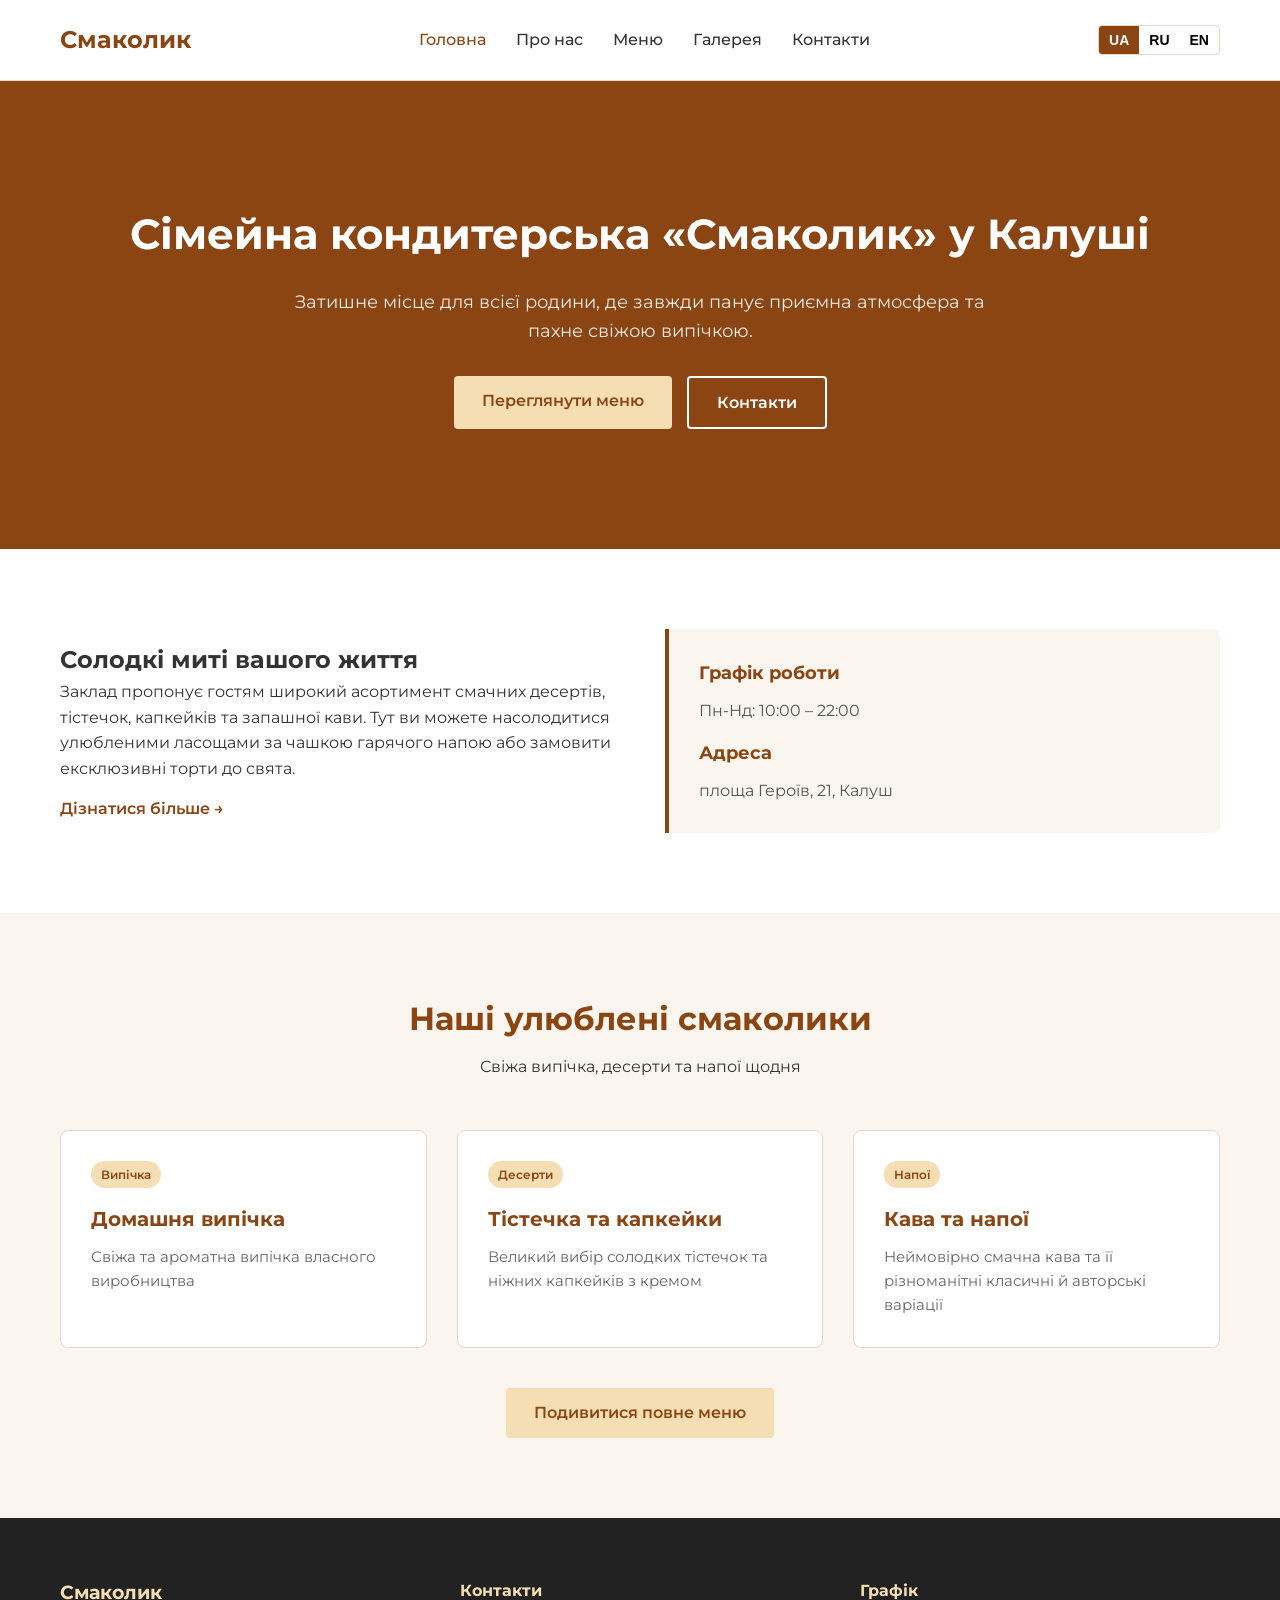
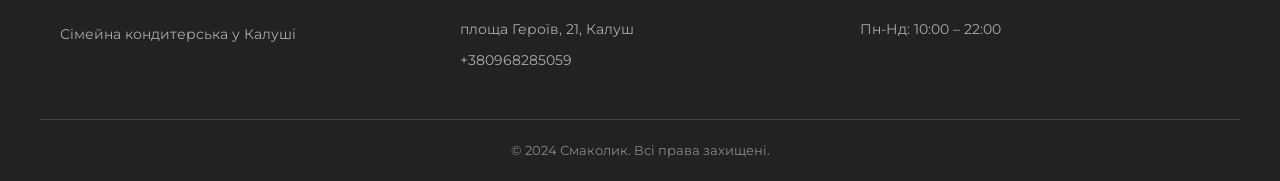
<file: index.html>
<!DOCTYPE html>
<html lang="uk">
<head>
    <meta charset="UTF-8">
    <meta name="viewport" content="width=device-width, initial-scale=1.0">
    <title>Сімейна кондитерська «Смаколик» у Калуші</title>
    <link rel="preconnect" href="https://fonts.googleapis.com">
    <link rel="preconnect" href="https://fonts.gstatic.com" crossorigin>
    <link href="https://fonts.googleapis.com/css2?family=Montserrat:wght@400;500;600;700&display=swap" rel="stylesheet">
    <link rel="stylesheet" href="assets/style.css">
</head>
<body>
    <header class="site-header">
        <div class="container nav-container">
            <a href="index.html" class="logo" data-i18n="brand_name">Смаколик</a>
            <nav class="main-nav">
                <ul>
                    <li><a href="index.html" class="active" data-i18n="nav_home">Головна</a></li>
                    <li><a href="about.html" data-i18n="nav_about">Про нас</a></li>
                    <li><a href="services.html" data-i18n="nav_services">Меню</a></li>
                    <li><a href="gallery.html" data-i18n="nav_gallery">Галерея</a></li>
                    <li><a href="contacts.html" data-i18n="nav_contacts">Контакти</a></li>
                </ul>
            </nav>
            <div class="header-actions">
                <div class="lang-switcher">
                    <button data-lang="uk" class="lang-btn active">UA</button>
                    <button data-lang="ru" class="lang-btn">RU</button>
                    <button data-lang="en" class="lang-btn">EN</button>
                </div>
                <button class="mobile-menu-toggle" aria-label="Menu">
                    <span></span>
                    <span></span>
                    <span></span>
                </button>
            </div>
        </div>
    </header>

    <main>
        <section class="hero">
            <div class="container hero-content">
                <h1 data-i18n="hero_title">Сімейна кондитерська «Смаколик» у Калуші</h1>
                <p data-i18n="hero_subtitle">Затишне місце для всієї родини, де завжди панує приємна атмосфера та пахне свіжою випічкою.</p>
                <div class="hero-buttons">
                    <a href="services.html" class="btn btn-primary" data-i18n="btn_menu">Переглянути меню</a>
                    <a href="contacts.html" class="btn btn-secondary" data-i18n="btn_contacts">Контакти</a>
                </div>
            </div>
        </section>

        <section class="section about-preview">
            <div class="container grid-2">
                <div class="about-preview-text">
                    <h2 data-i18n="about_preview_title">Солодкі миті вашого життя</h2>
                    <p data-i18n="about_preview_desc">Заклад пропонує гостям широкий асортимент смачних десертів, тістечок, капкейків та запашної кави. Тут ви можете насолодитися улюбленими ласощами за чашкою гарячого напою або замовити ексклюзивні торти до свята.</p>
                    <a href="about.html" class="read-more" data-i18n="read_more">Дізнатися більше &rarr;</a>
                </div>
                <div class="about-preview-card">
                    <div class="info-box">
                        <h3 data-i18n="hours_title">Графік роботи</h3>
                        <p>Пн-Нд: 10:00 – 22:00</p>
                        <h3 data-i18n="address_title">Адреса</h3>
                        <p>площа Героїв, 21, Калуш</p>
                    </div>
                </div>
            </div>
        </section>

        <section class="section bg-light">
            <div class="container">
                <div class="section-header text-center">
                    <h2 data-i18n="menu_highlights_title">Наші улюблені смаколики</h2>
                    <p data-i18n="menu_highlights_subtitle">Свіжа випічка, десерти та напої щодня</p>
                </div>
                <div class="grid-3">
                    <div class="card">
                        <div class="card-body">
                            <span class="badge" data-i18n="cat_bakery">Випічка</span>
                            <h3>Домашня випічка</h3>
                            <p>Свіжа та ароматна випічка власного виробництва</p>
                        </div>
                    </div>
                    <div class="card">
                        <div class="card-body">
                            <span class="badge" data-i18n="cat_desserts">Десерти</span>
                            <h3>Тістечка та капкейки</h3>
                            <p>Великий вибір солодких тістечок та ніжних капкейків з кремом</p>
                        </div>
                    </div>
                    <div class="card">
                        <div class="card-body">
                            <span class="badge" data-i18n="cat_drinks">Напої</span>
                            <h3>Кава та напої</h3>
                            <p>Неймовірно смачна кава та її різноманітні класичні й авторські варіації</p>
                        </div>
                    </div>
                </div>
                <div class="text-center mt-4">
                    <a href="services.html" class="btn btn-primary" data-i18n="all_menu_btn">Подивитися повне меню</a>
                </div>
            </div>
        </section>
    </main>

    <footer class="site-footer">
        <div class="container footer-content">
            <div>
                <h3 data-i18n="brand_name">Смаколик</h3>
                <p data-i18n="footer_desc">Сімейна кондитерська у Калуші</p>
            </div>
            <div>
                <h4 data-i18n="footer_contacts">Контакти</h4>
                <p>площа Героїв, 21, Калуш</p>
                <p><a href="tel:+380968285059">+380968285059</a></p>
            </div>
            <div>
                <h4 data-i18n="footer_hours">Графік</h4>
                <p>Пн-Нд: 10:00 – 22:00</p>
            </div>
        </div>
        <div class="container copyright">
            <p>&copy; 2024 Смаколик. <span data-i18n="rights">Всі права захищені.</span></p>
        </div>
    </footer>

    <script src="assets/script.js"></script>
</body>
</html>
</file>
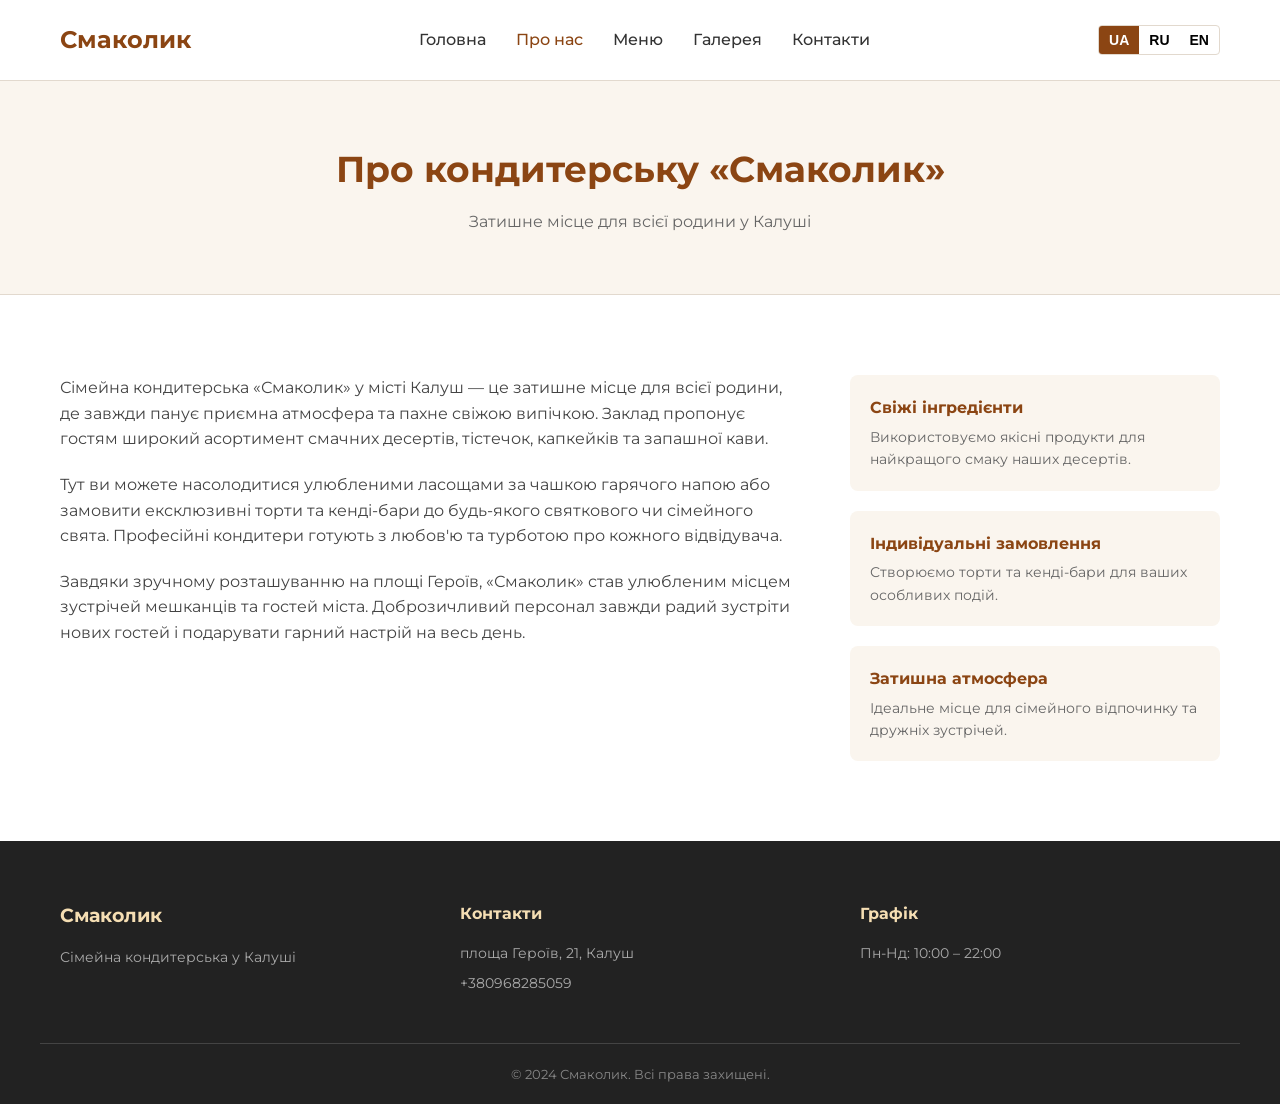
<file: about.html>
<!DOCTYPE html>
<html lang="uk">
<head>
    <meta charset="UTF-8">
    <meta name="viewport" content="width=device-width, initial-scale=1.0">
    <title>Про нас — Смаколик Калуш</title>
    <link rel="preconnect" href="https://fonts.googleapis.com">
    <link rel="preconnect" href="https://fonts.gstatic.com" crossorigin>
    <link href="https://fonts.googleapis.com/css2?family=Montserrat:wght@400;500;600;700&display=swap" rel="stylesheet">
    <link rel="stylesheet" href="assets/style.css">
</head>
<body>
    <header class="site-header">
        <div class="container nav-container">
            <a href="index.html" class="logo" data-i18n="brand_name">Смаколик</a>
            <nav class="main-nav">
                <ul>
                    <li><a href="index.html" data-i18n="nav_home">Головна</a></li>
                    <li><a href="about.html" class="active" data-i18n="nav_about">Про нас</a></li>
                    <li><a href="services.html" data-i18n="nav_services">Меню</a></li>
                    <li><a href="gallery.html" data-i18n="nav_gallery">Галерея</a></li>
                    <li><a href="contacts.html" data-i18n="nav_contacts">Контакти</a></li>
                </ul>
            </nav>
            <div class="header-actions">
                <div class="lang-switcher">
                    <button data-lang="uk" class="lang-btn active">UA</button>
                    <button data-lang="ru" class="lang-btn">RU</button>
                    <button data-lang="en" class="lang-btn">EN</button>
                </div>
                <button class="mobile-menu-toggle" aria-label="Menu">
                    <span></span>
                    <span></span>
                    <span></span>
                </button>
            </div>
        </div>
    </header>

    <main>
        <section class="page-header">
            <div class="container">
                <h1 data-i18n="about_page_title">Про кондитерську «Смаколик»</h1>
                <p data-i18n="about_page_subtitle">Затишне місце для всієї родини у Калуші</p>
            </div>
        </section>

        <section class="section">
            <div class="container">
                <div class="about-content-grid">
                    <div class="about-text">
                        <p data-i18n="about_p1">Сімейна кондитерська «Смаколик» у місті Калуш — це затишне місце для всієї родини, де завжди панує приємна атмосфера та пахне свіжою випічкою. Заклад пропонує гостям широкий асортимент смачних десертів, тістечок, капкейків та запашної кави.</p>
                        <p data-i18n="about_p2">Тут ви можете насолодитися улюбленими ласощами за чашкою гарячого напою або замовити ексклюзивні торти та кенді-бари до будь-якого святкового чи сімейного свята. Професійні кондитери готують з любов'ю та турботою про кожного відвідувача.</p>
                        <p data-i18n="about_p3">Завдяки зручному розташуванню на площі Героїв, «Смаколик» став улюбленим місцем зустрічей мешканців та гостей міста. Доброзичливий персонал завжди радий зустріти нових гостей і подарувати гарний настрій на весь день.</p>
                    </div>
                    <div class="about-highlights">
                        <div class="feature-box">
                            <h3 data-i18n="feat1_title">Свіжі інгредієнти</h3>
                            <p data-i18n="feat1_desc">Використовуємо якісні продукти для найкращого смаку наших десертів.</p>
                        </div>
                        <div class="feature-box">
                            <h3 data-i18n="feat2_title">Індивідуальні замовлення</h3>
                            <p data-i18n="feat2_desc">Створюємо торти та кенді-бари для ваших особливих подій.</p>
                        </div>
                        <div class="feature-box">
                            <h3 data-i18n="feat3_title">Затишна атмосфера</h3>
                            <p data-i18n="feat3_desc">Ідеальне місце для сімейного відпочинку та дружніх зустрічей.</p>
                        </div>
                    </div>
                </div>
            </div>
        </section>
    </main>

    <footer class="site-footer">
        <div class="container footer-content">
            <div>
                <h3 data-i18n="brand_name">Смаколик</h3>
                <p data-i18n="footer_desc">Сімейна кондитерська у Калуші</p>
            </div>
            <div>
                <h4 data-i18n="footer_contacts">Контакти</h4>
                <p>площа Героїв, 21, Калуш</p>
                <p><a href="tel:+380968285059">+380968285059</a></p>
            </div>
            <div>
                <h4 data-i18n="footer_hours">Графік</h4>
                <p>Пн-Нд: 10:00 – 22:00</p>
            </div>
        </div>
        <div class="container copyright">
            <p>&copy; 2024 Смаколик. <span data-i18n="rights">Всі права захищені.</span></p>
        </div>
    </footer>

    <script src="assets/script.js"></script>
</body>
</html>
</file>
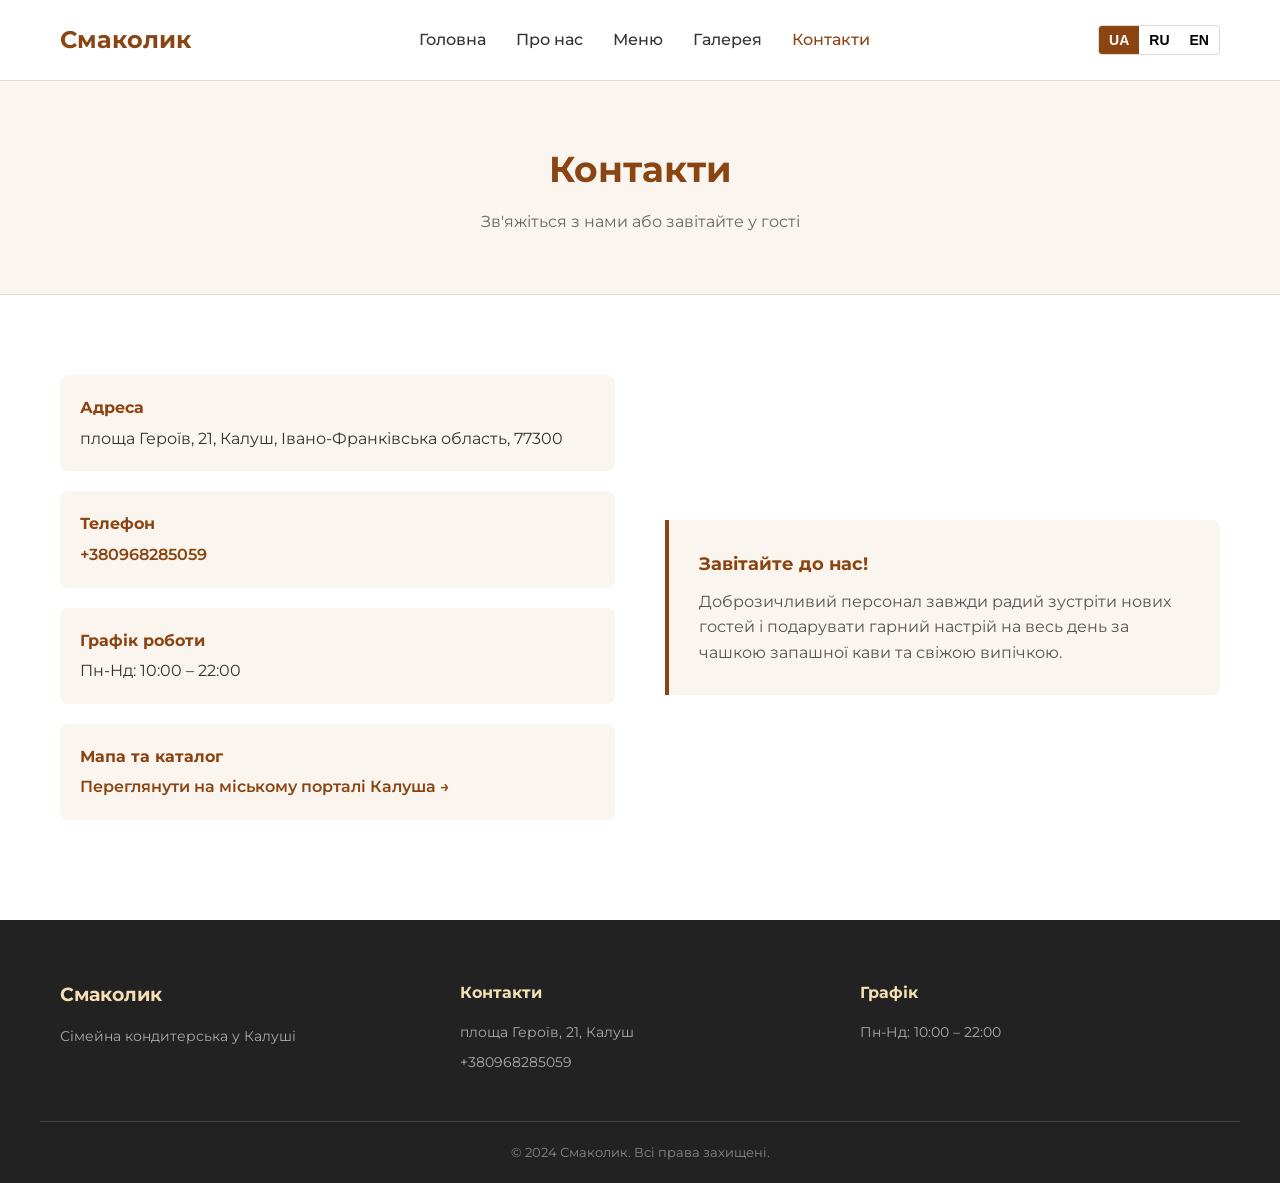
<file: contacts.html>
<!DOCTYPE html>
<html lang="uk">
<head>
    <meta charset="UTF-8">
    <meta name="viewport" content="width=device-width, initial-scale=1.0">
    <title>Контакти — Смаколик Калуш</title>
    <link rel="preconnect" href="https://fonts.googleapis.com">
    <link rel="preconnect" href="https://fonts.gstatic.com" crossorigin>
    <link href="https://fonts.googleapis.com/css2?family=Montserrat:wght@400;500;600;700&display=swap" rel="stylesheet">
    <link rel="stylesheet" href="assets/style.css">
</head>
<body>
    <header class="site-header">
        <div class="container nav-container">
            <a href="index.html" class="logo" data-i18n="brand_name">Смаколик</a>
            <nav class="main-nav">
                <ul>
                    <li><a href="index.html" data-i18n="nav_home">Головна</a></li>
                    <li><a href="about.html" data-i18n="nav_about">Про нас</a></li>
                    <li><a href="services.html" data-i18n="nav_services">Меню</a></li>
                    <li><a href="gallery.html" data-i18n="nav_gallery">Галерея</a></li>
                    <li><a href="contacts.html" class="active" data-i18n="nav_contacts">Контакти</a></li>
                </ul>
            </nav>
            <div class="header-actions">
                <div class="lang-switcher">
                    <button data-lang="uk" class="lang-btn active">UA</button>
                    <button data-lang="ru" class="lang-btn">RU</button>
                    <button data-lang="en" class="lang-btn">EN</button>
                </div>
                <button class="mobile-menu-toggle" aria-label="Menu">
                    <span></span>
                    <span></span>
                    <span></span>
                </button>
            </div>
        </div>
    </header>

    <main>
        <section class="page-header">
            <div class="container">
                <h1 data-i18n="contacts_page_title">Контакти</h1>
                <p data-i18n="contacts_page_subtitle">Зв'яжіться з нами або завітайте у гості</p>
            </div>
        </section>

        <section class="section">
            <div class="container grid-2">
                <div class="contact-info">
                    <div class="contact-card">
                        <h3 data-i18n="address_title">Адреса</h3>
                        <p>площа Героїв, 21, Калуш, Івано-Франківська область, 77300</p>
                    </div>
                    <div class="contact-card">
                        <h3 data-i18n="phone_title">Телефон</h3>
                        <p><a href="tel:+380968285059">+380968285059</a></p>
                    </div>
                    <div class="contact-card">
                        <h3 data-i18n="hours_title">Графік роботи</h3>
                        <p>Пн-Нд: 10:00 – 22:00</p>
                    </div>
                    <div class="contact-card">
                        <h3 data-i18n="map_link_title">Мапа та каталог</h3>
                        <p><a href="https://kalushcity.gov.ua/en/catalog/category/eat?page=3" target="_blank" rel="noopener" data-i18n="map_link_text">Переглянути на міському порталі Калуша &rarr;</a></p>
                    </div>
                </div>
                <div class="contact-map-note">
                    <div class="info-box">
                        <h3 data-i18n="welcome_title">Завітайте до нас!</h3>
                        <p data-i18n="welcome_desc">Доброзичливий персонал завжди радий зустріти нових гостей і подарувати гарний настрій на весь день за чашкою запашної кави та свіжою випічкою.</p>
                    </div>
                </div>
            </div>
        </section>
    </main>

    <footer class="site-footer">
        <div class="container footer-content">
            <div>
                <h3 data-i18n="brand_name">Смаколик</h3>
                <p data-i18n="footer_desc">Сімейна кондитерська у Калуші</p>
            </div>
            <div>
                <h4 data-i18n="footer_contacts">Контакти</h4>
                <p>площа Героїв, 21, Калуш</p>
                <p><a href="tel:+380968285059">+380968285059</a></p>
            </div>
            <div>
                <h4 data-i18n="footer_hours">Графік</h4>
                <p>Пн-Нд: 10:00 – 22:00</p>
            </div>
        </div>
        <div class="container copyright">
            <p>&copy; 2024 Смаколик. <span data-i18n="rights">Всі права захищені.</span></p>
        </div>
    </footer>

    <script src="assets/script.js"></script>
</body>
</html>
</file>
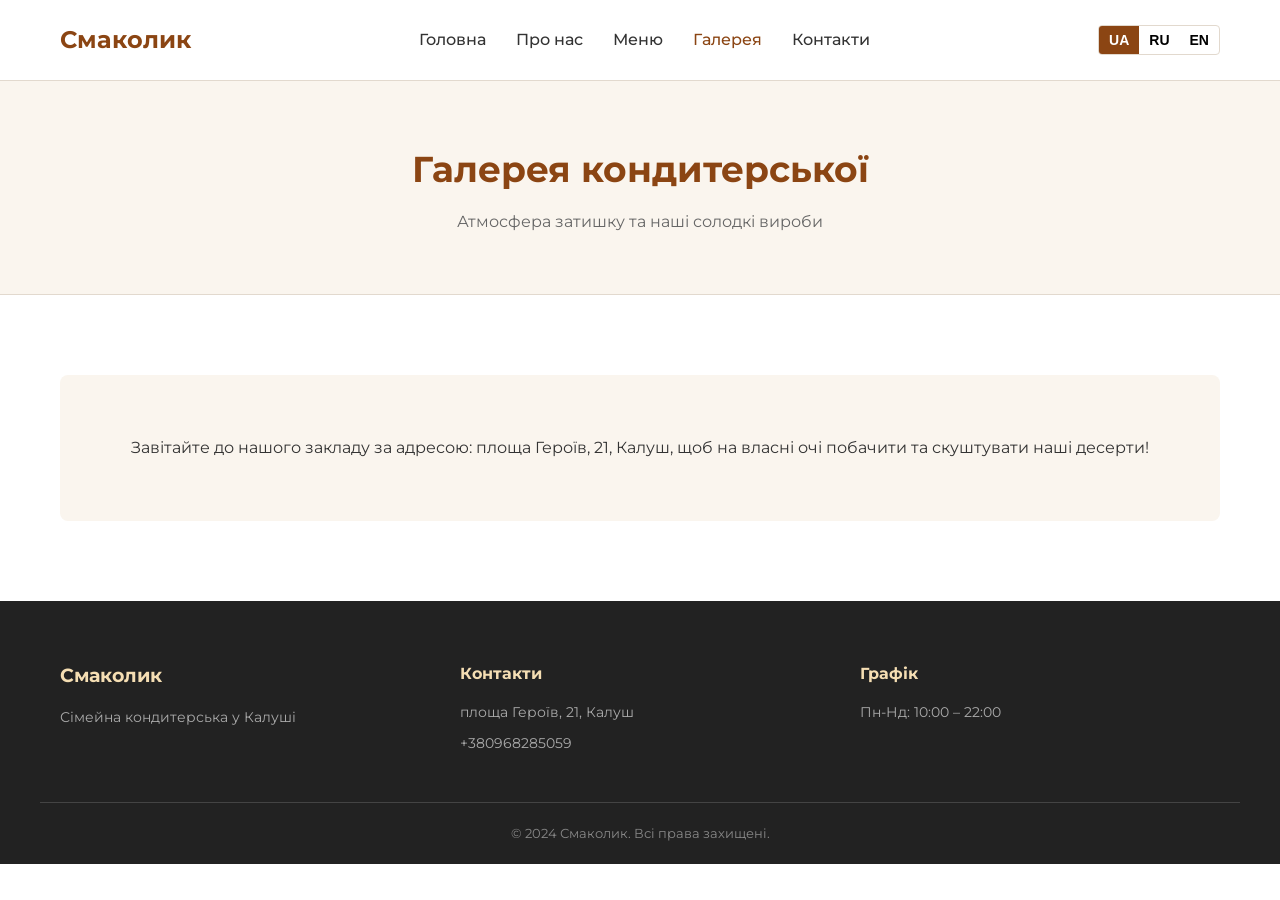
<file: gallery.html>
<!DOCTYPE html>
<html lang="uk">
<head>
    <meta charset="UTF-8">
    <meta name="viewport" content="width=device-width, initial-scale=1.0">
    <title>Галерея — Смаколик Калуш</title>
    <link rel="preconnect" href="https://fonts.googleapis.com">
    <link rel="preconnect" href="https://fonts.gstatic.com" crossorigin>
    <link href="https://fonts.googleapis.com/css2?family=Montserrat:wght@400;500;600;700&display=swap" rel="stylesheet">
    <link rel="stylesheet" href="assets/style.css">
</head>
<body>
    <header class="site-header">
        <div class="container nav-container">
            <a href="index.html" class="logo" data-i18n="brand_name">Смаколик</a>
            <nav class="main-nav">
                <ul>
                    <li><a href="index.html" data-i18n="nav_home">Головна</a></li>
                    <li><a href="about.html" data-i18n="nav_about">Про нас</a></li>
                    <li><a href="services.html" data-i18n="nav_services">Меню</a></li>
                    <li><a href="gallery.html" class="active" data-i18n="nav_gallery">Галерея</a></li>
                    <li><a href="contacts.html" data-i18n="nav_contacts">Контакти</a></li>
                </ul>
            </nav>
            <div class="header-actions">
                <div class="lang-switcher">
                    <button data-lang="uk" class="lang-btn active">UA</button>
                    <button data-lang="ru" class="lang-btn">RU</button>
                    <button data-lang="en" class="lang-btn">EN</button>
                </div>
                <button class="mobile-menu-toggle" aria-label="Menu">
                    <span></span>
                    <span></span>
                    <span></span>
                </button>
            </div>
        </div>
    </header>

    <main>
        <section class="page-header">
            <div class="container">
                <h1 data-i18n="gallery_page_title">Галерея кондитерської</h1>
                <p data-i18n="gallery_page_subtitle">Атмосфера затишку та наші солодкі вироби</p>
            </div>
        </section>

        <section class="section">
            <div class="container">
                <div class="gallery-placeholder">
                    <p data-i18n="gallery_empty">Завітайте до нашого закладу за адресою: площа Героїв, 21, Калуш, щоб на власні очі побачити та скуштувати наші десерти!</p>
                </div>
            </div>
        </section>
    </main>

    <footer class="site-footer">
        <div class="container footer-content">
            <div>
                <h3 data-i18n="brand_name">Смаколик</h3>
                <p data-i18n="footer_desc">Сімейна кондитерська у Калуші</p>
            </div>
            <div>
                <h4 data-i18n="footer_contacts">Контакти</h4>
                <p>площа Героїв, 21, Калуш</p>
                <p><a href="tel:+380968285059">+380968285059</a></p>
            </div>
            <div>
                <h4 data-i18n="footer_hours">Графік</h4>
                <p>Пн-Нд: 10:00 – 22:00</p>
            </div>
        </div>
        <div class="container copyright">
            <p>&copy; 2024 Смаколик. <span data-i18n="rights">Всі права захищені.</span></p>
        </div>
    </footer>

    <script src="assets/script.js"></script>
</body>
</html>
</file>
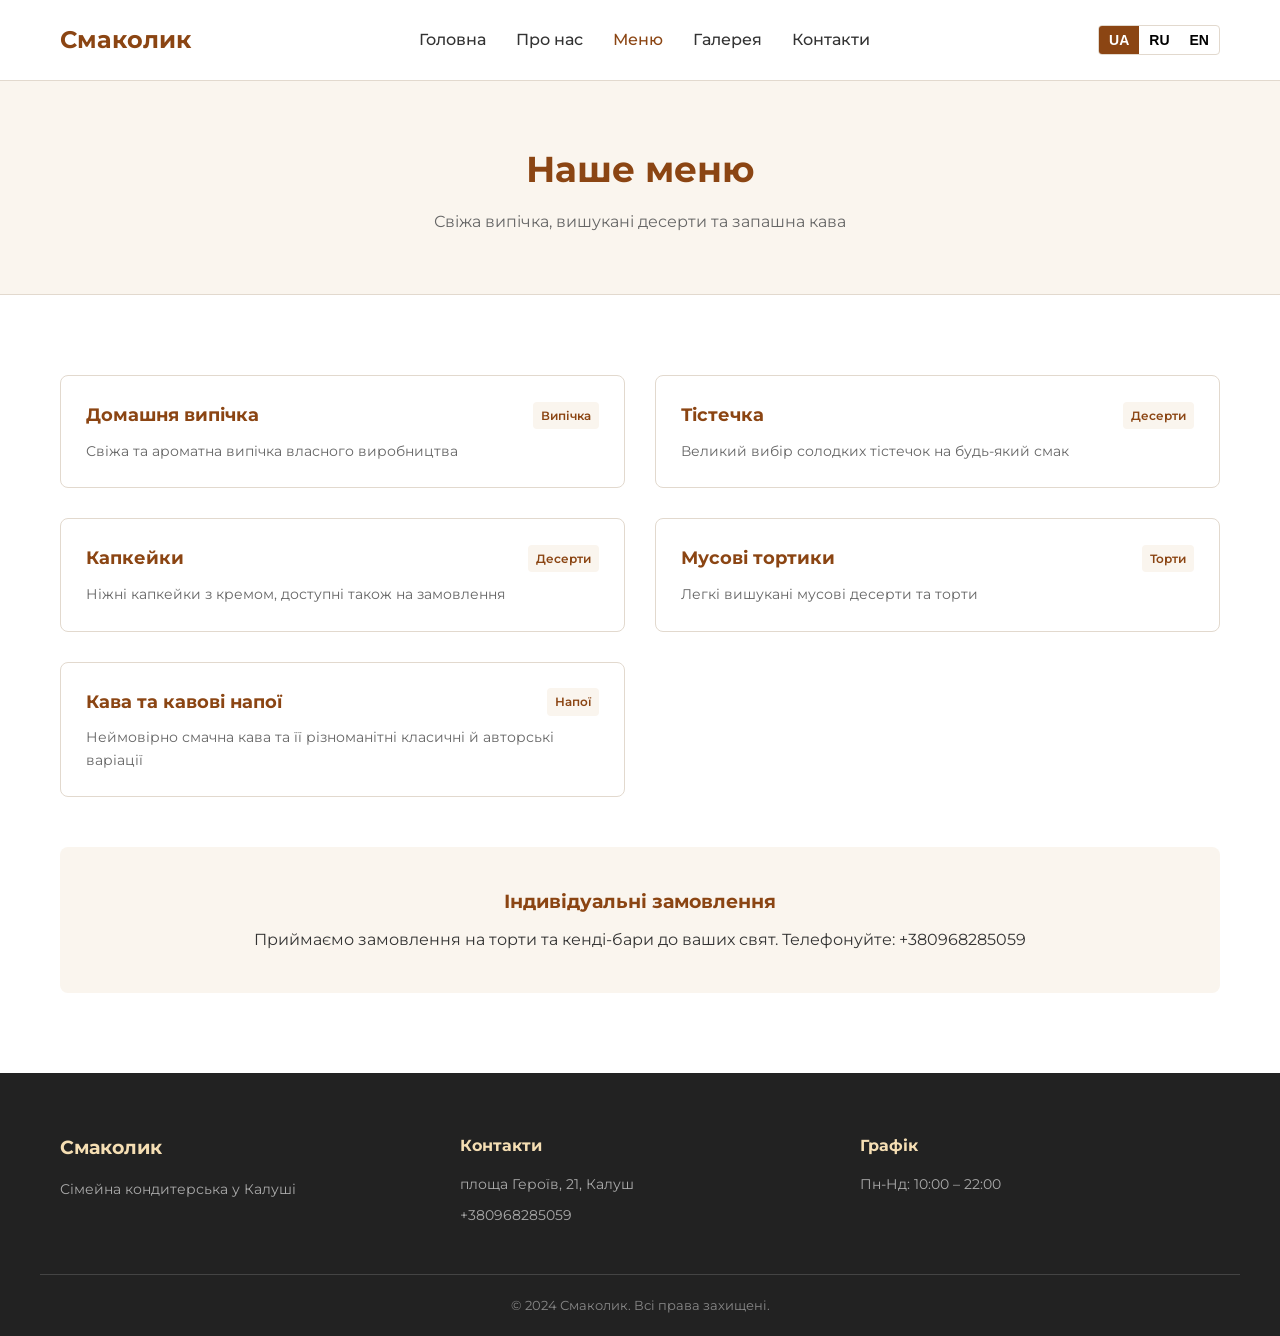
<file: services.html>
<!DOCTYPE html>
<html lang="uk">
<head>
    <meta charset="UTF-8">
    <meta name="viewport" content="width=device-width, initial-scale=1.0">
    <title>Меню — Смаколик Калуш</title>
    <link rel="preconnect" href="https://fonts.googleapis.com">
    <link rel="preconnect" href="https://fonts.gstatic.com" crossorigin>
    <link href="https://fonts.googleapis.com/css2?family=Montserrat:wght@400;500;600;700&display=swap" rel="stylesheet">
    <link rel="stylesheet" href="assets/style.css">
</head>
<body>
    <header class="site-header">
        <div class="container nav-container">
            <a href="index.html" class="logo" data-i18n="brand_name">Смаколик</a>
            <nav class="main-nav">
                <ul>
                    <li><a href="index.html" data-i18n="nav_home">Головна</a></li>
                    <li><a href="about.html" data-i18n="nav_about">Про нас</a></li>
                    <li><a href="services.html" class="active" data-i18n="nav_services">Меню</a></li>
                    <li><a href="gallery.html" data-i18n="nav_gallery">Галерея</a></li>
                    <li><a href="contacts.html" data-i18n="nav_contacts">Контакти</a></li>
                </ul>
            </nav>
            <div class="header-actions">
                <div class="lang-switcher">
                    <button data-lang="uk" class="lang-btn active">UA</button>
                    <button data-lang="ru" class="lang-btn">RU</button>
                    <button data-lang="en" class="lang-btn">EN</button>
                </div>
                <button class="mobile-menu-toggle" aria-label="Menu">
                    <span></span>
                    <span></span>
                    <span></span>
                </button>
            </div>
        </div>
    </header>

    <main>
        <section class="page-header">
            <div class="container">
                <h1 data-i18n="menu_page_title">Наше меню</h1>
                <p data-i18n="menu_page_subtitle">Свіжа випічка, вишукані десерти та запашна кава</p>
            </div>
        </section>

        <section class="section">
            <div class="container">
                <div class="menu-grid">
                    <div class="menu-item-card">
                        <div class="menu-item-header">
                            <h3>Домашня випічка</h3>
                            <span class="menu-category" data-i18n="cat_bakery">Випічка</span>
                        </div>
                        <p>Свіжа та ароматна випічка власного виробництва</p>
                    </div>

                    <div class="menu-item-card">
                        <div class="menu-item-header">
                            <h3>Тістечка</h3>
                            <span class="menu-category" data-i18n="cat_desserts">Десерти</span>
                        </div>
                        <p>Великий вибір солодких тістечок на будь-який смак</p>
                    </div>

                    <div class="menu-item-card">
                        <div class="menu-item-header">
                            <h3>Капкейки</h3>
                            <span class="menu-category" data-i18n="cat_desserts">Десерти</span>
                        </div>
                        <p>Ніжні капкейки з кремом, доступні також на замовлення</p>
                    </div>

                    <div class="menu-item-card">
                        <div class="menu-item-header">
                            <h3>Мусові тортики</h3>
                            <span class="menu-category" data-i18n="cat_cakes">Торти</span>
                        </div>
                        <p>Легкі вишукані мусові десерти та торти</p>
                    </div>

                    <div class="menu-item-card">
                        <div class="menu-item-header">
                            <h3>Кава та кавові напої</h3>
                            <span class="menu-category" data-i18n="cat_drinks">Напої</span>
                        </div>
                        <p>Неймовірно смачна кава та її різноманітні класичні й авторські варіації</p>
                    </div>
                </div>

                <div class="order-note text-center">
                    <h3 data-i18n="custom_order_title">Індивідуальні замовлення</h3>
                    <p data-i18n="custom_order_desc">Приймаємо замовлення на торти та кенді-бари до ваших свят. Телефонуйте: +380968285059</p>
                </div>
            </div>
        </section>
    </main>

    <footer class="site-footer">
        <div class="container footer-content">
            <div>
                <h3 data-i18n="brand_name">Смаколик</h3>
                <p data-i18n="footer_desc">Сімейна кондитерська у Калуші</p>
            </div>
            <div>
                <h4 data-i18n="footer_contacts">Контакти</h4>
                <p>площа Героїв, 21, Калуш</p>
                <p><a href="tel:+380968285059">+380968285059</a></p>
            </div>
            <div>
                <h4 data-i18n="footer_hours">Графік</h4>
                <p>Пн-Нд: 10:00 – 22:00</p>
            </div>
        </div>
        <div class="container copyright">
            <p>&copy; 2024 Смаколик. <span data-i18n="rights">Всі права захищені.</span></p>
        </div>
    </footer>

    <script src="assets/script.js"></script>
</body>
</html>
</file>
<file: assets/style.css>
:root {
    --primary: #8B4513;
    --secondary: #F5DEB3;
    --text-color: #333333;
    --bg-color: #FFFFFF;
    --bg-light: #FAF5EE;
    --border-color: #E2D9CE;
    --transition: all 0.3s ease;
}

* {
    box-sizing: border-box;
    margin: 0;
    padding: 0;
}

body {
    font-family: 'Montserrat', sans-serif;
    color: var(--text-color);
    background-color: var(--bg-color);
    line-height: 1.6;
}

a {
    color: inherit;
    text-decoration: none;
}

ul {
    list-style: none;
}

.container {
    max-width: 1200px;
    margin: 0 auto;
    padding: 0 20px;
}

/* Header */
.site-header {
    background: var(--bg-color);
    border-bottom: 1px solid var(--border-color);
    position: sticky;
    top: 0;
    z-index: 1000;
}

.nav-container {
    display: flex;
    align-items: center;
    justify-content: space-between;
    height: 80px;
}

.logo {
    font-size: 24px;
    font-weight: 700;
    color: var(--primary);
}

.main-nav ul {
    display: flex;
    gap: 30px;
}

.main-nav a {
    font-weight: 500;
    transition: var(--transition);
}

.main-nav a:hover,
.main-nav a.active {
    color: var(--primary);
}

.header-actions {
    display: flex;
    align-items: center;
    gap: 20px;
}

.lang-switcher {
    display: flex;
    border: 1px solid var(--border-color);
    border-radius: 4px;
    overflow: hidden;
}

.lang-btn {
    background: none;
    border: none;
    padding: 6px 10px;
    font-size: 14px;
    font-weight: 600;
    cursor: pointer;
    transition: var(--transition);
}

.lang-btn.active,
.lang-btn:hover {
    background: var(--primary);
    color: #FFF;
}

.mobile-menu-toggle {
    display: none;
    background: none;
    border: none;
    cursor: pointer;
    flex-direction: column;
    gap: 6px;
}

.mobile-menu-toggle span {
    display: block;
    width: 25px;
    height: 2px;
    background: var(--text-color);
    transition: var(--transition);
}

/* Hero */
.hero {
    background: linear-gradient(rgba(139, 69, 19, 0.8), rgba(139, 69, 19, 0.8)), url('data:image/svg+xml;utf8,<svg xmlns="http://www.w3.org/2000/svg" width="100" height="100" viewBox="0 0 100 100"><rect width="100" height="100" fill="%238B4513"/></svg>');
    background-size: cover;
    background-position: center;
    color: #FFF;
    padding: 120px 0;
    text-align: center;
}

.hero-content h1 {
    font-size: 42px;
    margin-bottom: 20px;
    font-weight: 700;
}

.hero-content p {
    font-size: 18px;
    max-width: 700px;
    margin: 0 auto 30px;
    opacity: 0.9;
}

.hero-buttons {
    display: flex;
    justify-content: center;
    gap: 15px;
}

/* Buttons */
.btn {
    display: inline-block;
    padding: 12px 28px;
    border-radius: 4px;
    font-weight: 600;
    transition: var(--transition);
    cursor: pointer;
}

.btn-primary {
    background: var(--secondary);
    color: var(--primary);
}

.btn-primary:hover {
    background: #e6cb98;
}

.btn-secondary {
    background: transparent;
    color: #FFF;
    border: 2px solid #FFF;
}

.btn-secondary:hover {
    background: #FFF;
    color: var(--primary);
}

/* Sections */
.section {
    padding: 80px 0;
}

.bg-light {
    background-color: var(--bg-light);
}

.section-header {
    margin-bottom: 50px;
}

.section-header h2 {
    font-size: 32px;
    color: var(--primary);
    margin-bottom: 10px;
}

.grid-2 {
    display: grid;
    grid-template-columns: 1fr 1fr;
    gap: 50px;
    align-items: center;
}

.grid-3 {
    display: grid;
    grid-template-columns: repeat(3, 1fr);
    gap: 30px;
}

/* Cards */
.card {
    background: var(--bg-color);
    border: 1px solid var(--border-color);
    border-radius: 8px;
    overflow: hidden;
    transition: var(--transition);
}

.card:hover {
    transform: translateY(-5px);
    box-shadow: 0 10px 20px rgba(0,0,0,0.05);
}

.card-body {
    padding: 30px;
}

.badge {
    display: inline-block;
    background: var(--secondary);
    color: var(--primary);
    font-size: 12px;
    font-weight: 600;
    padding: 4px 10px;
    border-radius: 20px;
    margin-bottom: 15px;
}

.card-body h3 {
    font-size: 20px;
    margin-bottom: 10px;
    color: var(--primary);
}

.card-body p {
    color: #666;
    font-size: 15px;
}

/* Info Box */
.info-box {
    background: var(--bg-light);
    border-left: 4px solid var(--primary);
    padding: 30px;
    border-radius: 0 8px 8px 0;
}

.info-box h3 {
    color: var(--primary);
    margin-bottom: 10px;
    font-size: 18px;
}

.info-box p {
    margin-bottom: 15px;
    color: #555;
}

.info-box p:last-child {
    margin-bottom: 0;
}

/* Page Header */
.page-header {
    background: var(--bg-light);
    padding: 60px 0;
    text-align: center;
    border-bottom: 1px solid var(--border-color);
}

.page-header h1 {
    font-size: 36px;
    color: var(--primary);
    margin-bottom: 10px;
}

.page-header p {
    color: #666;
}

/* About Page */
.about-content-grid {
    display: grid;
    grid-template-columns: 2fr 1fr;
    gap: 50px;
}

.about-text p {
    margin-bottom: 20px;
    font-size: 16px;
    color: #444;
}

.about-highlights {
    display: flex;
    flex-direction: column;
    gap: 20px;
}

.feature-box {
    background: var(--bg-light);
    padding: 20px;
    border-radius: 8px;
}

.feature-box h3 {
    color: var(--primary);
    font-size: 16px;
    margin-bottom: 5px;
}

.feature-box p {
    font-size: 14px;
    color: #666;
}

/* Menu Page */
.menu-grid {
    display: grid;
    grid-template-columns: repeat(2, 1fr);
    gap: 30px;
    margin-bottom: 50px;
}

.menu-item-card {
    background: var(--bg-color);
    border: 1px solid var(--border-color);
    padding: 25px;
    border-radius: 8px;
}

.menu-item-header {
    display: flex;
    justify-content: space-between;
    align-items: center;
    margin-bottom: 10px;
}

.menu-item-header h3 {
    color: var(--primary);
    font-size: 18px;
}

.menu-category {
    font-size: 12px;
    background: var(--bg-light);
    padding: 4px 8px;
    border-radius: 4px;
    color: var(--primary);
    font-weight: 600;
}

.menu-item-card p {
    color: #666;
    font-size: 14px;
}

.order-note {
    background: var(--bg-light);
    padding: 40px;
    border-radius: 8px;
}

.order-note h3 {
    color: var(--primary);
    margin-bottom: 10px;
}

/* Gallery */
.gallery-placeholder {
    text-align: center;
    padding: 60px;
    background: var(--bg-light);
    border-radius: 8px;
}

/* Contacts Page */
.contact-card {
    background: var(--bg-light);
    padding: 20px;
    border-radius: 8px;
    margin-bottom: 20px;
}

.contact-card h3 {
    color: var(--primary);
    font-size: 16px;
    margin-bottom: 5px;
}

.contact-card a {
    color: var(--primary);
    font-weight: 600;
}

.contact-card a:hover {
    text-decoration: underline;
}

/* Footer */
.site-footer {
    background: #222;
    color: #FFF;
    padding: 60px 0 20px;
}

.footer-content {
    display: grid;
    grid-template-columns: repeat(3, 1fr);
    gap: 40px;
    margin-bottom: 40px;
}

.footer-content h3,
.footer-content h4 {
    color: var(--secondary);
    margin-bottom: 15px;
}

.footer-content p,
.footer-content a {
    color: #AAA;
    font-size: 14px;
    margin-bottom: 8px;
    display: block;
}

.footer-content a:hover {
    color: #FFF;
}

.copyright {
    border-top: 1px solid #444;
    padding-top: 20px;
    text-align: center;
    color: #888;
    font-size: 13px;
}

.text-center {
    text-align: center;
}

.mt-4 {
    margin-top: 40px;
}

.read-more {
    display: inline-block;
    color: var(--primary);
    font-weight: 600;
    margin-top: 15px;
}

/* Responsive */
@media (max-width: 900px) {
    .grid-2,
    .grid-3,
    .menu-grid,
    .footer-content,
    .about-content-grid {
        grid-template-columns: 1fr;
    }
    
    .main-nav {
        display: none;
        position: absolute;
        top: 80px;
        left: 0;
        width: 100%;
        background: var(--bg-color);
        border-bottom: 1px solid var(--border-color);
        padding: 20px;
    }

    .main-nav.active {
        display: block;
    }

    .main-nav ul {
        flex-direction: column;
        gap: 15px;
    }

    .mobile-menu-toggle {
        display: flex;
    }

    .hero-content h1 {
        font-size: 32px;
    }
}
</file>
